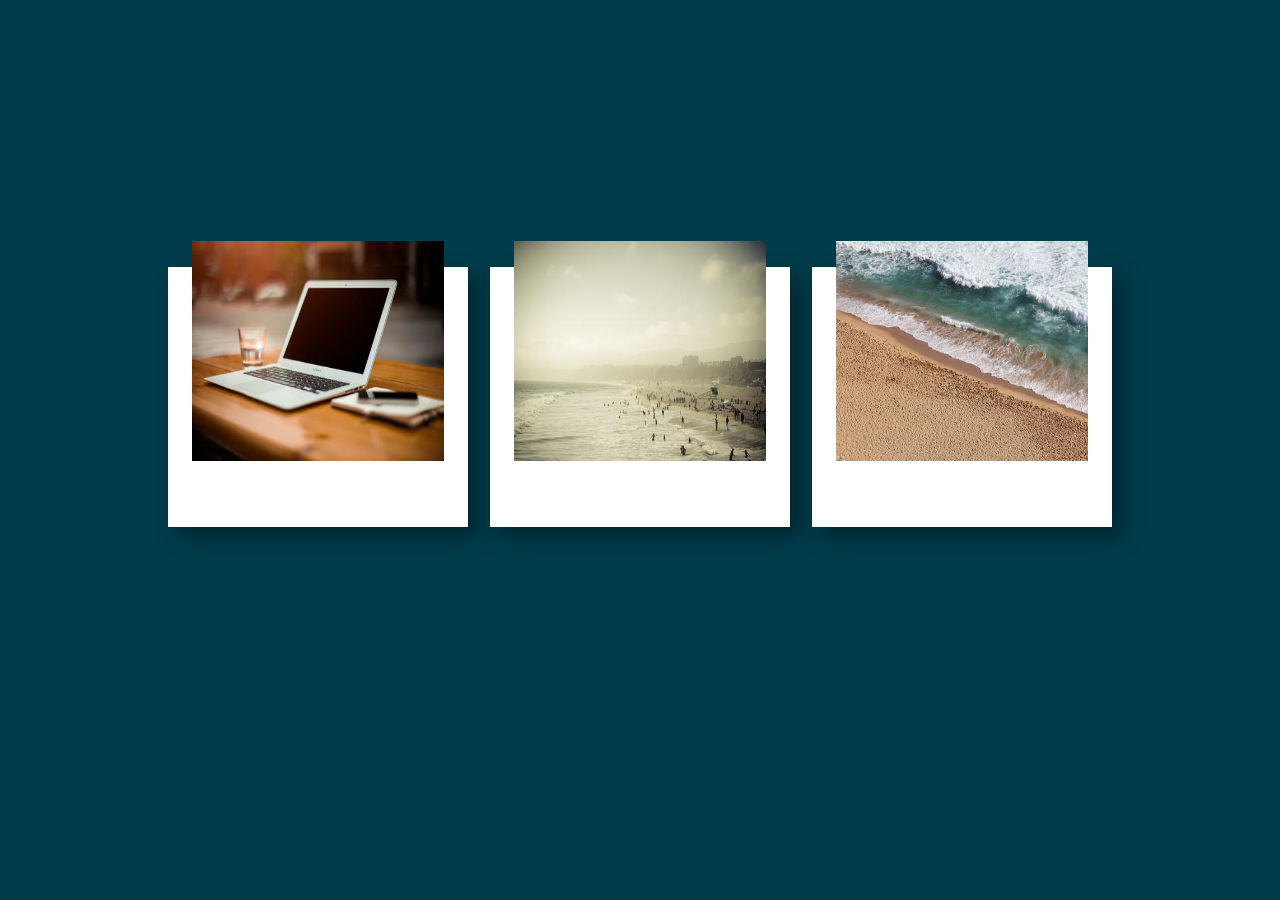
<file: 01_textBlockAppear/index.html>
<!DOCTYPE html>
<html lang="en">
<head>
    <meta charset="UTF-8">
    <meta name="viewport" content="width=device-width, initial-scale=1.0">
    <link href="https://fonts.googleapis.com/css2?family=Poppins:wght@200;400;900&display=swap" rel="stylesheet">
    <link rel="stylesheet" href="css/style-me.css">
    <title>Carte à tiroir</title>
</head>
<body>
    <section class="Box">
        <article class="Box-card">
            <figure class="Box-card-figure">
                <img src="img/img1.jpg" alt="Image SEO" class="Box-card-figure-img">
            </figure>
            <div class="Box-card-content">
                <h2 class="Box-card-content-h2">card one</h2>
                <p>Lorem ipsum dolor, sit amet consectetur adipisicing elit. Consequuntur, alias mollitia quam quibusdam autem ex, modi, accusamus quos cupiditate voluptas possimus omnis facilis ut! Quaerat pariatur iure voluptas aliquam non!</p>
            </div>
            
        </article>
        <article class="Box-card">
            <figure class="Box-card-figure">
                <img src="img/img2.jpg" alt="Image SEO" class="Box-card-figure-img">
            </figure>
                <div class="Box-card-content">
                <h2 class="Box-card-content-h2">card one</h2>
                <p>Lorem ipsum dolor, sit amet consectetur adipisicing elit. Consequuntur, alias mollitia quam quibusdam autem ex, modi, accusamus quos cupiditate voluptas possimus omnis facilis ut! Quaerat pariatur iure voluptas aliquam non!</p>
            </div>
            
        </article>
        <article class="Box-card">
            <figure class="Box-card-figure">
                <img src="img/img3.jpg" alt="Image SEO" class="Box-card-figure-img">
            </figure>
            <div class="Box-card-content">
                <h2 class="Box-card-content-h2">card one</h2>
                <p>Lorem ipsum dolor, sit amet consectetur adipisicing elit. Consequuntur, alias mollitia quam quibusdam autem ex, modi, accusamus quos cupiditate voluptas possimus omnis facilis ut! Quaerat pariatur iure voluptas aliquam non!</p>
            </div>
            
        </article>
    </section>
</body>
</html>
</file>
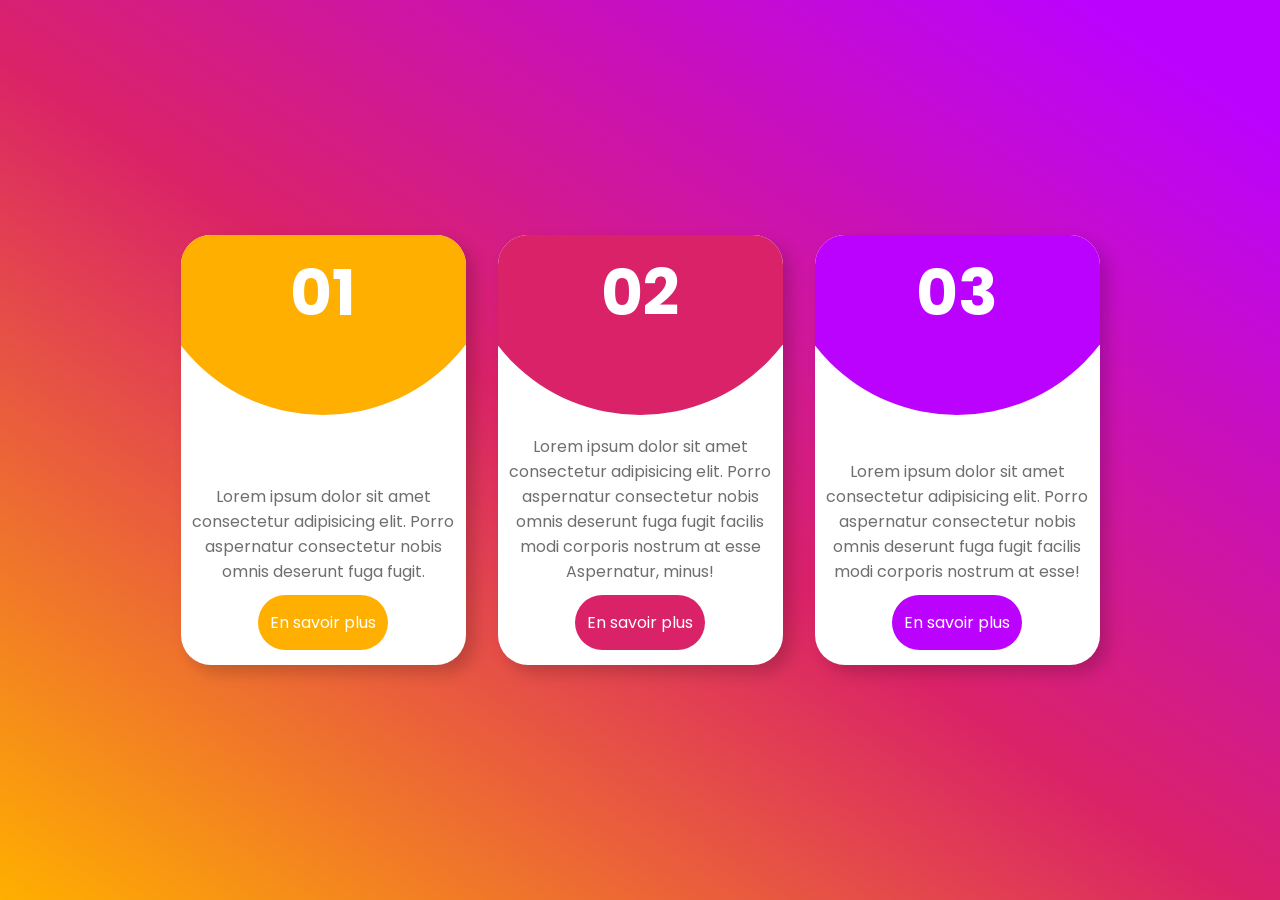
<file: 02_blur-style/index_me.html>
<!DOCTYPE html>
<html lang="en">
<head>
    <meta charset="UTF-8">
    <meta name="viewport" content="width=device-width, initial-scale=1.0">
    <title>Card Blur Style</title>
    <link rel="preconnect" href="https://fonts.gstatic.com">
    <link href="https://fonts.googleapis.com/css2?family=Poppins:wght@200;400;900&display=swap" rel="stylesheet">
    <link rel="stylesheet" href="css/style_me.css">
</head>
<body>
    <section class="CardContainer">
        <article class="CardContainer-card Card1">
            <div class="CardContainer-card-circle">
                <h2 class="CardContainer-card-h2">01</h2>
            </div>
            <div class="CardContainer-card-content">
                <p>Lorem ipsum dolor sit amet consectetur adipisicing elit. Porro aspernatur consectetur nobis omnis deserunt fuga fugit.</p>
                <a href="#" class="CardContainer-card-button">En savoir plus</a>
            </div>
        </article> 
        <article class="CardContainer-card Card2">
            <div class="CardContainer-card-circle">
                <h2 class="CardContainer-card-h2">02</h2>
            </div>
            <div class="CardContainer-card-content">
                <p>Lorem ipsum dolor sit amet consectetur adipisicing elit. Porro aspernatur consectetur nobis omnis deserunt fuga fugit facilis modi corporis nostrum at esse Aspernatur, minus!</p>
                <a href="#" class="CardContainer-card-button">En savoir plus</a>
            </div>
        </article> 
        <article class="CardContainer-card Card3">
            <div class="CardContainer-card-circle">
                <h2 class="CardContainer-card-h2">03</h2>
            </div>
            <div class="CardContainer-card-content">
                <p>Lorem ipsum dolor sit amet consectetur adipisicing elit. Porro aspernatur consectetur nobis omnis deserunt fuga fugit facilis modi corporis nostrum at esse!</p>
                <a href="#" class="CardContainer-card-button">En savoir plus</a>
            </div>
        </article>
    </section>
</body>
</html>
</file>
<file: 01_textBlockAppear/css/style-me.css>
body{
    background-color: rgb(0, 60, 75);
    margin: 0;
    padding: 0;
    font-family: 'Gill Sans', 'Gill Sans MT', Calibri, 'Trebuchet MS', sans-serif;
}

.Box{
    display: flex;
    flex-wrap: wrap;
    justify-content: center;
    align-items: center;
    padding-top: 20%;
}

.Box-card{
    position: relative;
    width: 300px;
    height: 260px;
    margin: 0.7em;
    background-color: white;
    box-shadow: 10px 10px 20px rgba(0, 0, 0, 0.384);
    padding: 1.5em;
    box-sizing: border-box;
    transition: ease-in-out 1s; 
 
}

.Box-card-figure{
    height: 220px;
    margin: 0;
    transform: translateY(-50px)
}


figure{
    margin: 0;
    padding: 0;
    margin-inline-start: 0;
    margin-inline-end: 0;
    margin-block-start: 0;
    margin-block-end: 0;
}


img{
    width: 100%;
    height: 100%;   
}

.Box-card-content{
    text-align: center;
    padding: 0;
    opacity: 0;
    transition:  ease-in-out 0.5s; 

}

.Box-card-content-h2{
    font-size: 2em;
    text-transform: uppercase;
}

h2{
    margin: 0;
}

.Box-card:hover{
    height: 500px;
}

.Box-card:hover .Box-card-content{
    opacity: 1;
    transition:  ease-in-out 0.5s 0.3s; 

}
</file>
<file: 02_blur-style/css/style_me.css>
body{
    font-family: 'Poppins', sans-serif;
    text-align: center;
    background: rgb(255,175,0);
    background: linear-gradient(34deg, rgba(255,175,0,1) 0%, rgba(218,34,104,1) 48%, rgba(187,2,255,1) 93%);
    background-repeat: no-repeat;
    background-size: cover;
    margin: 0;
    padding: 0;
    display: flex; 
    justify-content: center;
    align-items: center;
    min-height: 100vh;
}


h2{
    margin: 0;
    padding-top: 10px;
}

.CardContainer{
    display: flex; 
    flex-wrap: wrap;
    justify-content: center;
    align-items: center;  
    transition: ease-in 0.4s; 
}

.CardContainer-card{
    width:285px;
    height: 430px;
    background-color: white;
    margin: 1em;
    border-radius: 30px;
    box-shadow: 8px 8px 15px rgba(0, 0, 0, 0.178);
    overflow: hidden;
    transition: ease-in 0.4s; 

}

.CardContainer-card-circle{
    position: relative;
    width: 100%;
    height: 100%;
    background-color: blueviolet;
    clip-path: circle(180px at center 0);
}

.CardContainer-card-h2{
    color: white;
    font-size: 4em;
}

.CardContainer-card-button{
    position: absolute;
    bottom: -185px;
    background-color: blueviolet;
    border-radius: 30px;
    padding:15px 12px ;
    text-decoration: none;
    color: white;
}

.CardContainer-card-content{
    position: relative;
    color: rgba(0, 0, 0, 0.568);
    top: -200px;
    display: flex;
    flex-direction: column;
    justify-content: flex-end;
    align-items: center;
}

.CardContainer-card-content>p{
    position: absolute;
    bottom: -135px;
}

.Card1>.CardContainer-card-circle, .Card1>.CardContainer-card-content>.CardContainer-card-button{
    background-color: #ffaf00;
}

.Card2>.CardContainer-card-circle, .Card2>.CardContainer-card-content>.CardContainer-card-button{
    background-color: #da2268;
}

.Card3>.CardContainer-card-circle, .Card3>.CardContainer-card-content>.CardContainer-card-button{
    background-color:  #bb02ff;
}

.CardContainer:hover .CardContainer-card{
    transform: scale(0.9);
    filter: blur(1.5em);
}

.CardContainer .Card1:hover{
    transform: scale(1);
    filter: blur(0);  
}
.CardContainer .Card2:hover{
    transform: scale(1);
    filter: blur(0);  
}
.CardContainer .Card3:hover{
    transform: scale(1);
    filter: blur(0);  
}
</file>
